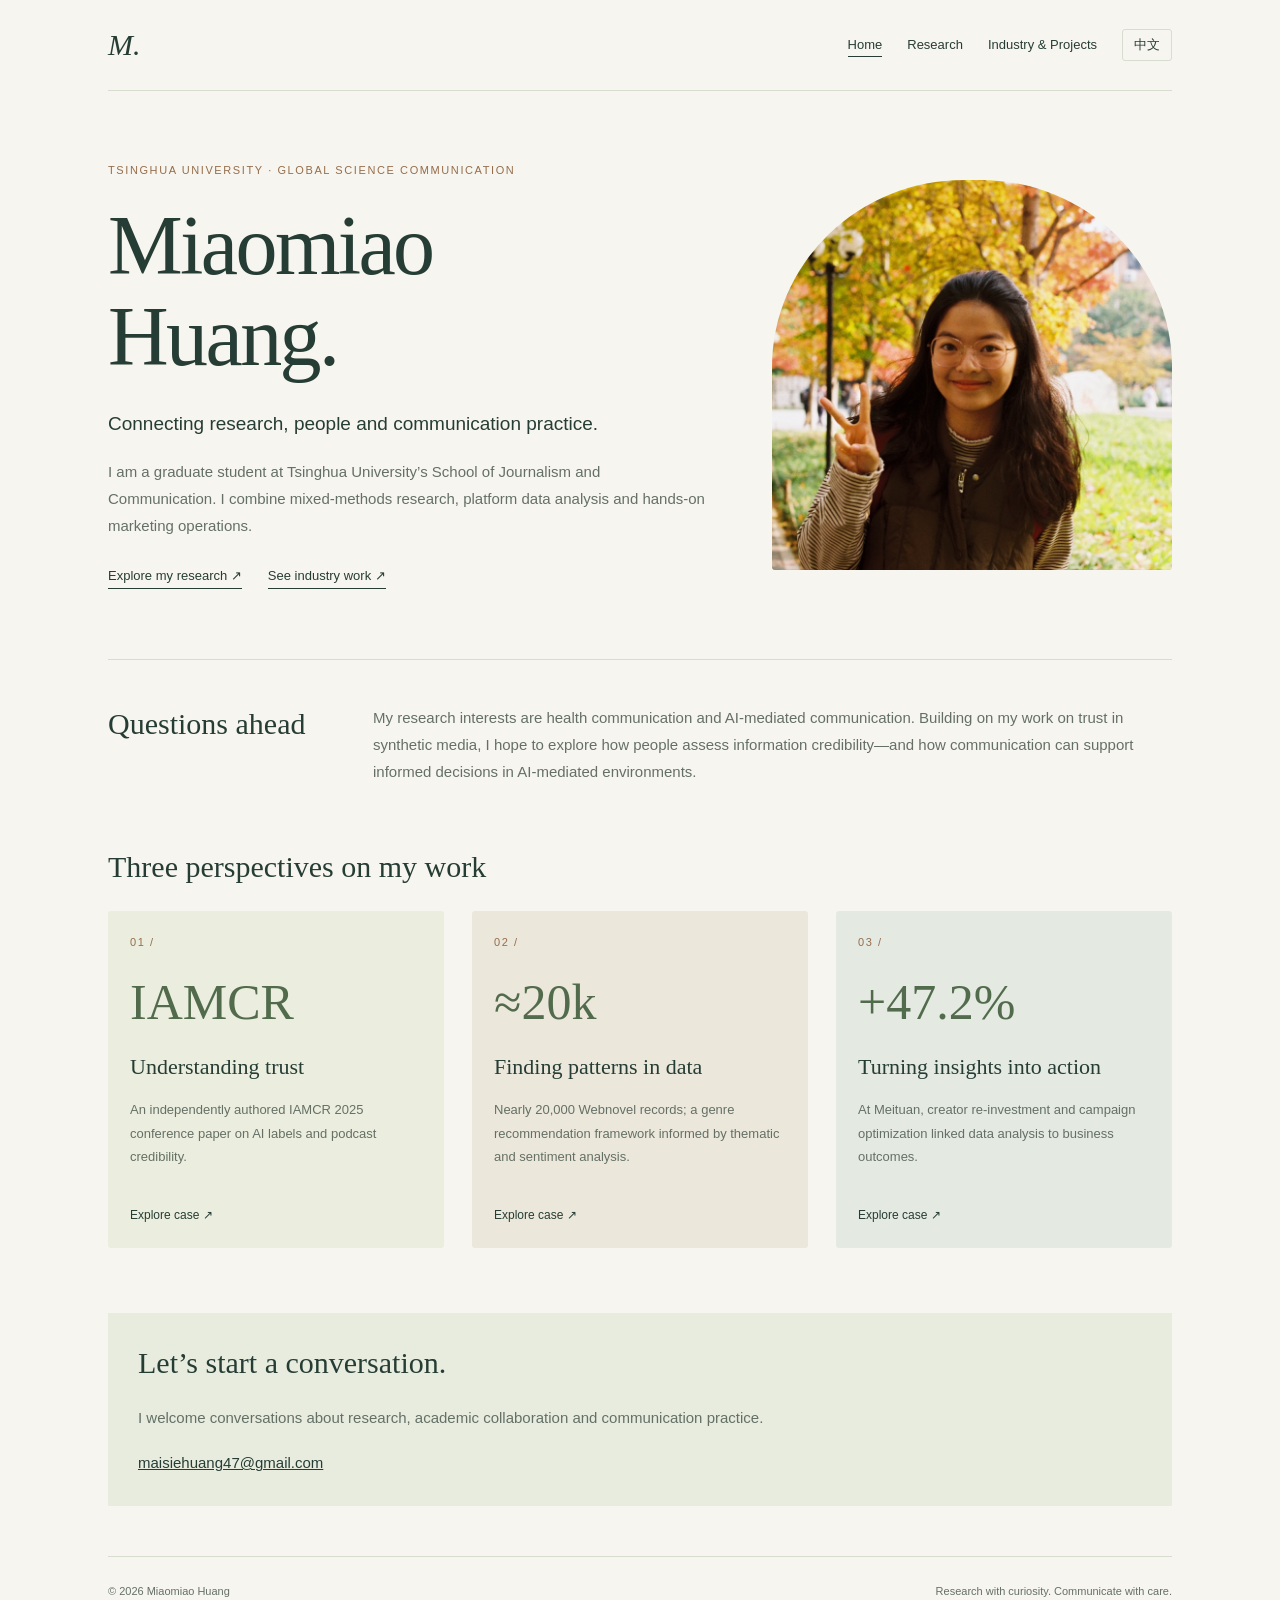
<file: index.html>
<!doctype html><html lang="en"><head><meta charset="utf-8"><meta name="viewport" content="width=device-width,initial-scale=1"><title>Home | Miaomiao Huang</title><link rel="stylesheet" href="style.css"><script src="language.js" defer></script></head><body data-en-title="Home | Miaomiao Huang" data-zh-title="首页 | 黄妙妙"><div class="wrap"><header><a class="brand" href="index.html" aria-label="Miaomiao Huang home">M.</a><nav aria-label="Main navigation"><a href="index.html" aria-current="page"><span class="" data-en="Home" data-zh="首页">Home</span></a><a href="research.html" ><span class="" data-en="Research" data-zh="学术研究">Research</span></a><a href="industry.html" ><span class="" data-en="Industry &amp; Projects" data-zh="行业与项目">Industry &amp; Projects</span></a><button id="language" type="button">中文</button></nav></header><main><section class="hero"><div><div class="eyebrow" data-en="Tsinghua University · Global Science Communication" data-zh="清华大学 · 全球科技传播">Tsinghua University · Global Science Communication</div><h1><span data-en="Miaomiao" data-zh="黄妙妙">Miaomiao</span><br><span data-en="Huang." data-zh="">Huang.</span></h1><p class="lead" data-en="Connecting research, people and communication practice." data-zh="以研究求真，以传播致远。">Connecting research, people and communication practice.</p><p class="" data-en="I am a graduate student at Tsinghua University’s School of Journalism and Communication. I combine mixed-methods research, platform data analysis and hands-on marketing operations." data-zh="我是清华大学新闻与传播学院全球科技传播专业研究生，将混合方法研究、平台数据分析与营销运营实践相结合。">I am a graduate student at Tsinghua University’s School of Journalism and Communication. I combine mixed-methods research, platform data analysis and hands-on marketing operations.</p><div class="links"><a href="research.html"><span class="" data-en="Explore my research ↗" data-zh="了解我的研究 ↗">Explore my research ↗</span></a><a href="industry.html"><span class="" data-en="See industry work ↗" data-zh="查看行业实践 ↗">See industry work ↗</span></a></div></div><img class="portrait" src="portrait.jpg" alt="Miaomiao Huang" width="2870" height="1925"></section><section class="section"><div><h2 class="" data-en="Questions ahead" data-zh="所思与所问">Questions ahead</h2></div><div><p class="" data-en="My research interests are health communication and AI-mediated communication. Building on my work on trust in synthetic media, I hope to explore how people assess information credibility—and how communication can support informed decisions in AI-mediated environments." data-zh="我的研究兴趣是健康传播与智能传播。基于合成媒体信任研究，我希望进一步探索人们如何判断信息可信度，以及传播如何帮助人们在人工智能介入的信息环境中作出知情决策。">My research interests are health communication and AI-mediated communication. Building on my work on trust in synthetic media, I hope to explore how people assess information credibility—and how communication can support informed decisions in AI-mediated environments.</p></div></section><h2 class="" data-en="Three perspectives on my work" data-zh="三种实践，一份求索">Three perspectives on my work</h2><div class="cards visual-cards"><a class="case" href="research.html#podcast"><span class="number">01 /</span><div class="case-stat">IAMCR</div><h3 class="" data-en="Understanding trust" data-zh="听见声音，辨识信任">Understanding trust</h3><p class="" data-en="An independently authored IAMCR 2025 conference paper on AI labels and podcast credibility." data-zh="独立作者 IAMCR 2025 会议论文，研究 AI 标签与播客可信度。">An independently authored IAMCR 2025 conference paper on AI labels and podcast credibility.</p><span class="case-link" data-en="Explore case ↗" data-zh="查看案例 ↗">Explore case ↗</span></a><a class="case" href="research.html#webnovel"><span class="number">02 /</span><div class="case-stat">≈20k</div><h3 class="" data-en="Finding patterns in data" data-zh="循数据之迹，见文化之流">Finding patterns in data</h3><p class="" data-en="Nearly 20,000 Webnovel records; a genre recommendation framework informed by thematic and sentiment analysis." data-zh="分析近两万条 Webnovel 数据，以主题与情感分析构建类型推荐框架。">Nearly 20,000 Webnovel records; a genre recommendation framework informed by thematic and sentiment analysis.</p><span class="case-link" data-en="Explore case ↗" data-zh="查看案例 ↗">Explore case ↗</span></a><a class="case" href="industry.html#meituan"><span class="number">03 /</span><div class="case-stat">+47.2%</div><h3 class="" data-en="Turning insights into action" data-zh="让洞察有回响">Turning insights into action</h3><p class="" data-en="At Meituan, creator re-investment and campaign optimization linked data analysis to business outcomes." data-zh="在美团通过达人复投与投放优化，将数据分析转化为业务行动。">At Meituan, creator re-investment and campaign optimization linked data analysis to business outcomes.</p><span class="case-link" data-en="Explore case ↗" data-zh="查看案例 ↗">Explore case ↗</span></a></div><div class="contact"><h2 class="" data-en="Let’s start a conversation." data-zh="愿与同道，共启新知。">Let’s start a conversation.</h2><p class="" data-en="I welcome conversations about research, academic collaboration and communication practice." data-zh="欢迎交流研究、科研合作与传播实践。">I welcome conversations about research, academic collaboration and communication practice.</p><a href="mailto:maisiehuang47@gmail.com">maisiehuang47@gmail.com</a></div></main><footer><span>© 2026 Miaomiao Huang</span><span class="" data-en="Research with curiosity. Communicate with care." data-zh="怀好奇以求真，持诚意以致远。">Research with curiosity. Communicate with care.</span></footer></div></body></html>
</file>
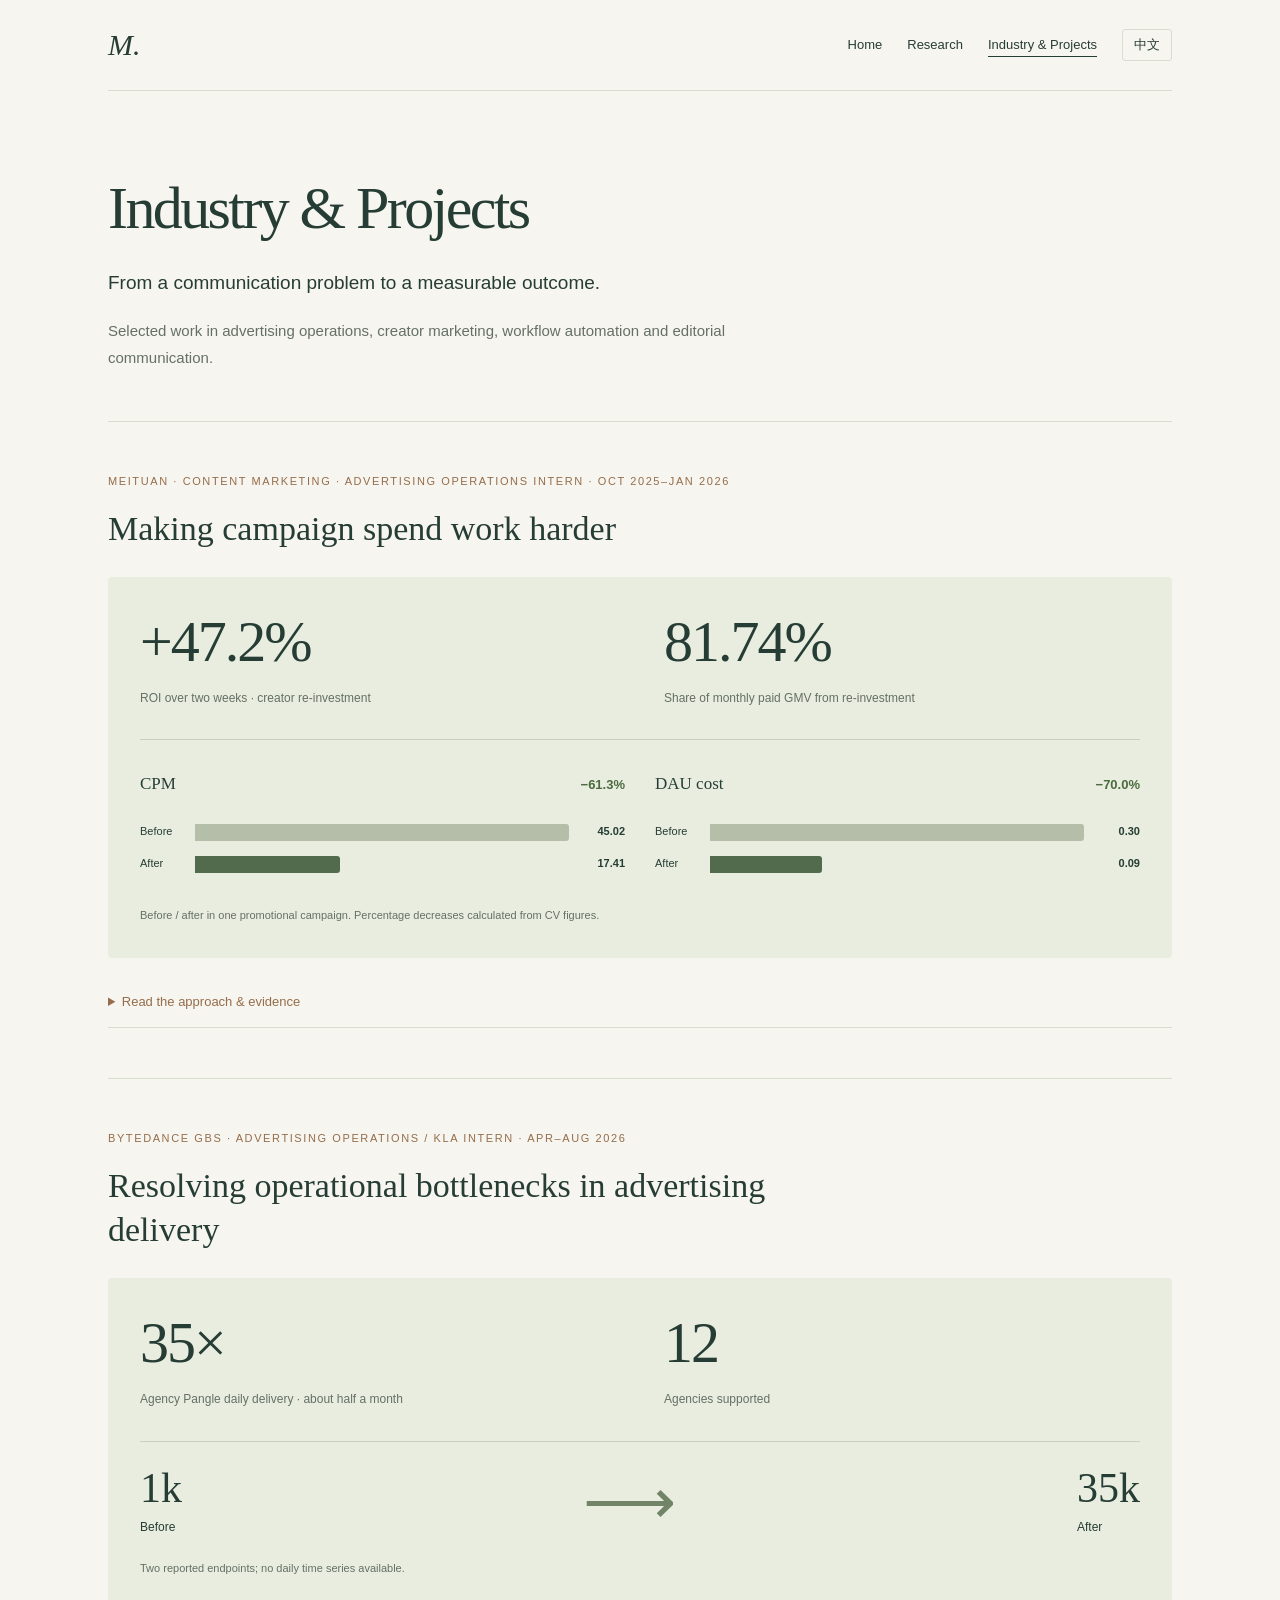
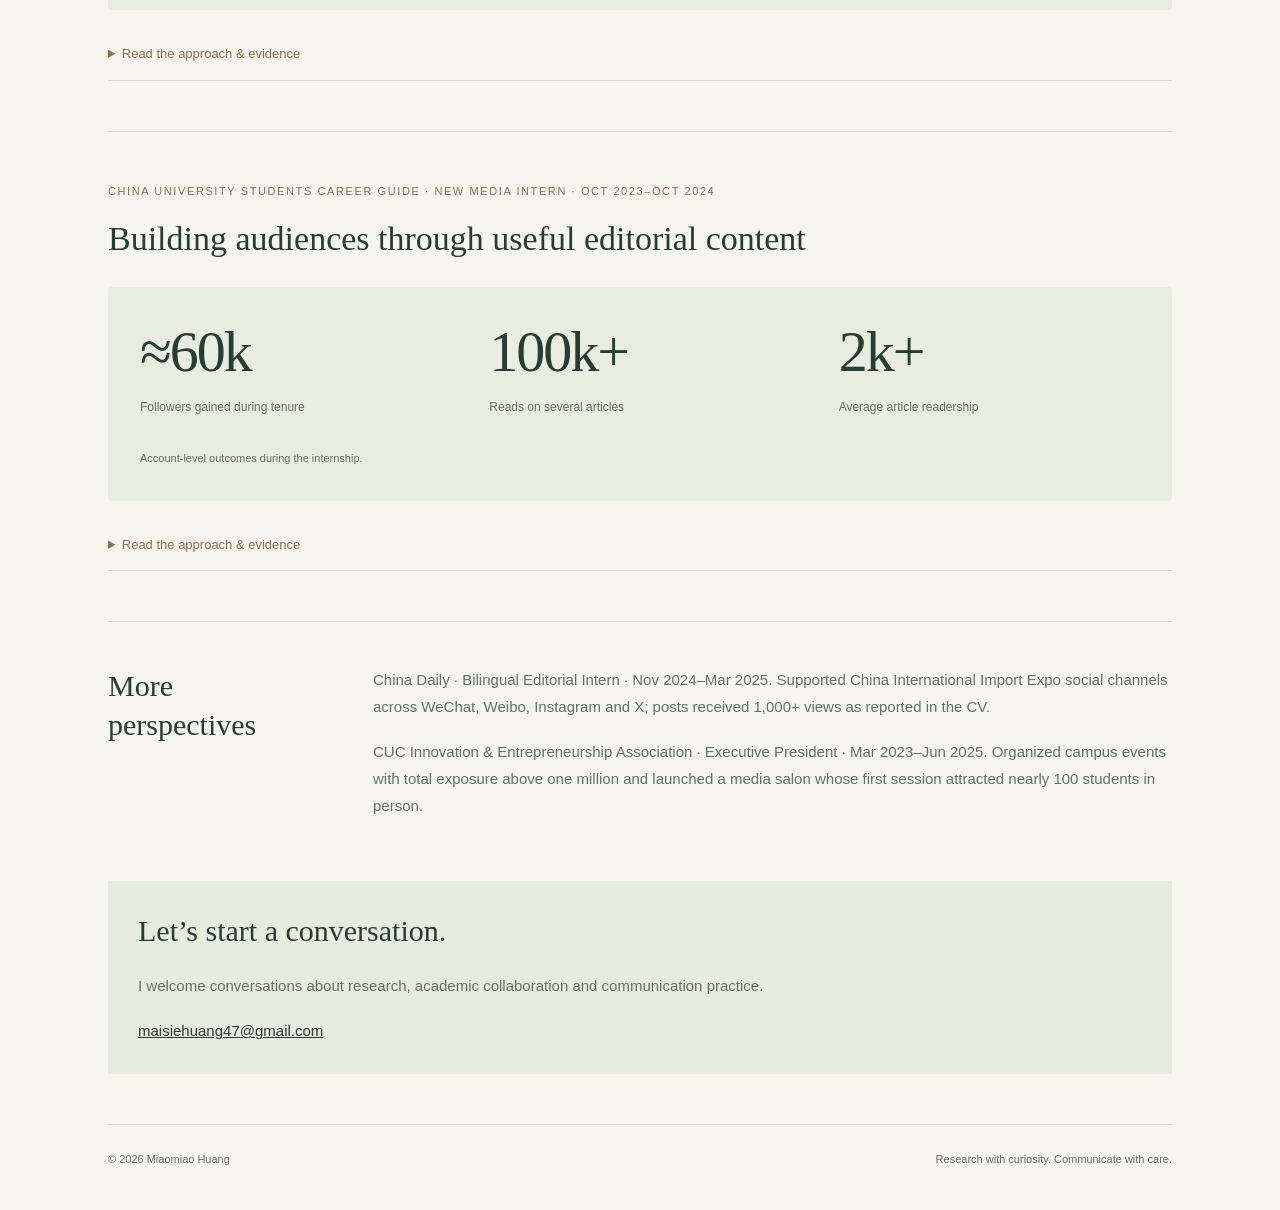
<file: industry.html>
<!doctype html><html lang="en"><head><meta charset="utf-8"><meta name="viewport" content="width=device-width,initial-scale=1"><title>Industry & Projects | Miaomiao Huang</title><link rel="stylesheet" href="style.css"><script src="language.js" defer></script></head><body data-en-title="Industry & Projects | Miaomiao Huang" data-zh-title="行业与项目 | 黄妙妙"><div class="wrap"><header><a class="brand" href="index.html" aria-label="Miaomiao Huang home">M.</a><nav aria-label="Main navigation"><a href="index.html" ><span class="" data-en="Home" data-zh="首页">Home</span></a><a href="research.html" ><span class="" data-en="Research" data-zh="学术研究">Research</span></a><a href="industry.html" aria-current="page"><span class="" data-en="Industry &amp; Projects" data-zh="行业与项目">Industry &amp; Projects</span></a><button id="language" type="button">中文</button></nav></header><main><div class="intro"><h1 class="" data-en="Industry &amp; Projects" data-zh="行业与项目">Industry &amp; Projects</h1><p class="lead" data-en="From a communication problem to a measurable outcome." data-zh="从问题出发，让成效作答。">From a communication problem to a measurable outcome.</p><p class="" data-en="Selected work in advertising operations, creator marketing, workflow automation and editorial communication." data-zh="精选广告运营、达人营销、流程自动化与内容传播实践。">Selected work in advertising operations, creator marketing, workflow automation and editorial communication.</p></div><article class="project" id="meituan"><div class="eyebrow" data-en="Meituan · Content Marketing · Advertising Operations Intern · Oct 2025–Jan 2026" data-zh="美团 · 内容营销中心 · 投放运营实习生 · 2025.10–2026.01">Meituan · Content Marketing · Advertising Operations Intern · Oct 2025–Jan 2026</div><h2 class="" data-en="Making campaign spend work harder" data-zh="精投有方，成效可见">Making campaign spend work harder</h2><div class="visual-panel"><div class="statline"><div class="stat"><strong>+47.2%</strong><span class="" data-en="ROI over two weeks · creator re-investment" data-zh="达人复投 · 两周 ROI 增幅">ROI over two weeks · creator re-investment</span></div><div class="stat"><strong>81.74%</strong><span class="" data-en="Share of monthly paid GMV from re-investment" data-zh="复投贡献当月实付 GMV 占比">Share of monthly paid GMV from re-investment</span></div></div><div class="chart-grid"><div class="comparison"><div class="chart-top"><h3>CPM</h3><strong>−61.3%</strong></div><div class="bar-row"><span class="" data-en="Before" data-zh="优化前">Before</span><div class="track"><div class="bar before" style="width:100%"></div></div><b>45.02</b></div><div class="bar-row"><span class="" data-en="After" data-zh="优化后">After</span><div class="track"><div class="bar" style="width:38.6717014660151%"></div></div><b>17.41</b></div></div><div class="comparison"><div class="chart-top"><h3>DAU cost</h3><strong>−70.0%</strong></div><div class="bar-row"><span class="" data-en="Before" data-zh="优化前">Before</span><div class="track"><div class="bar before" style="width:100%"></div></div><b>0.30</b></div><div class="bar-row"><span class="" data-en="After" data-zh="优化后">After</span><div class="track"><div class="bar" style="width:30.0%"></div></div><b>0.09</b></div></div></div><p class="chart-caption" data-en="Before / after in one promotional campaign. Percentage decreases calculated from CV figures." data-zh="同一神券节活动的优化前后对比；降幅根据简历数据计算。">Before / after in one promotional campaign. Percentage decreases calculated from CV figures.</p></div><details class="case-details"><summary><span class="" data-en="Read the approach &amp; evidence" data-zh="展开方法与依据">Read the approach &amp; evidence</span></summary><div class="case-row"><h3 class="" data-en="Problem" data-zh="问题">Problem</h3><p class="" data-en="Improve campaign efficiency and identify creators worth re-investing in across multiple product categories." data-zh="在多品类营销中优化投放效率，并筛选值得复投的达人。">Improve campaign efficiency and identify creators worth re-investing in across multiple product categories.</p></div><div class="case-row"><h3 class="" data-en="Strategy" data-zh="策略">Strategy</h3><p class="" data-en="Combine daily performance monitoring with a reusable pool of high-performing creators." data-zh="结合每日投放指标监控与优质达人复投库，实现持续优化。">Combine daily performance monitoring with a reusable pool of high-performing creators.</p></div><div class="case-row"><h3 class="" data-en="Action" data-zh="行动">Action</h3><p class="" data-en="Managed major campaigns with individual budgets of 300,000–3,000,000 (currency not specified in the CV). Tracked CPM, CTR, CPE and ROI; coordinated creator placements on Xiaohongshu, Douyin and Bilibili. Built a creator re-investment library adopted by the business." data-zh="独立操盘单项目预算 30 万–300 万的大型营销项目（简历未注明币种）；跟踪 CPM、CTR、CPE、ROI，运营小红书、抖音、B 站达人投放，搭建并被业务沿用的达人复投库。">Managed major campaigns with individual budgets of 300,000–3,000,000 (currency not specified in the CV). Tracked CPM, CTR, CPE and ROI; coordinated creator placements on Xiaohongshu, Douyin and Bilibili. Built a creator re-investment library adopted by the business.</p></div><div class="case-row"><h3 class="" data-en="Results" data-zh="结果">Results</h3><p class="" data-en="In one promotional campaign, CPM fell from 45.02 to 17.41 and DAU cost from 0.30 to 0.09. For creator re-investment, ROI increased 47.2% over two weeks; re-investment contributed 81.74% of paid GMV that month." data-zh="某神券节活动 CPM 从 45.02 降至 17.41，DAU 成本从 0.30 降至 0.09；达人复投两周内 ROI 提升 47.2%，复投贡献当月实付 GMV 的 81.74%。">In one promotional campaign, CPM fell from 45.02 to 17.41 and DAU cost from 0.30 to 0.09. For creator re-investment, ROI increased 47.2% over two weeks; re-investment contributed 81.74% of paid GMV that month.</p></div><div class="case-row"><h3 class="" data-en="Reusable systems" data-zh="可复用机制">Reusable systems</h3><p class="" data-en="Wrote an operations SOP adopted by the team and built Coze workflows for content discovery and competitor monitoring." data-zh="编写并推广岗位运营 SOP，使用 Coze 搭建爆款内容获取与竞品监控工作流。">Wrote an operations SOP adopted by the team and built Coze workflows for content discovery and competitor monitoring.</p></div></details></article><article class="project" id="bytedance"><div class="eyebrow" data-en="ByteDance GBS · Advertising Operations / KLA Intern · Apr–Aug 2026" data-zh="字节跳动 GBS · 广告投放运营 / KLA 实习生 · 2026.04–2026.08">ByteDance GBS · Advertising Operations / KLA Intern · Apr–Aug 2026</div><h2 class="" data-en="Resolving operational bottlenecks in advertising delivery" data-zh="疏通链路，助力增长">Resolving operational bottlenecks in advertising delivery</h2><div class="visual-panel"><div class="statline"><div class="stat"><strong>35×</strong><span class="" data-en="Agency Pangle daily delivery · about half a month" data-zh="约半个月 · 代理商 Pangle 日投放跑量">Agency Pangle daily delivery · about half a month</span></div><div class="stat"><strong>12</strong><span class="" data-en="Agencies supported" data-zh="家代理商独立对接">Agencies supported</span></div></div><div class="endpoint"><div><b>1k</b><span class="" data-en="Before" data-zh="优化前">Before</span></div><div class="growth-arrow" aria-hidden="true">⟶</div><div><b>35k</b><span class="" data-en="After" data-zh="优化后">After</span></div></div><p class="chart-caption" data-en="Two reported endpoints; no daily time series available." data-zh="呈现简历记录的前后数值，不代表逐日变化曲线。">Two reported endpoints; no daily time series available.</p></div><details class="case-details"><summary><span class="" data-en="Read the approach &amp; evidence" data-zh="展开方法与依据">Read the approach &amp; evidence</span></summary><div class="case-row"><h3 class="" data-en="Problem" data-zh="问题">Problem</h3><p class="" data-en="Agency delivery was constrained by widespread ad rejections during stricter compliance review." data-zh="平台合规严查期间，大量广告被拒，代理商投放受到阻碍。">Agency delivery was constrained by widespread ad rejections during stricter compliance review.</p></div><div class="case-row"><h3 class="" data-en="Strategy &amp; action" data-zh="策略与行动">Strategy &amp; action</h3><p class="" data-en="Independently supported 12 agencies, including Bluemedia and Nativex. Submitted and followed up on tickets and coordinated review processes to resolve delivery issues." data-zh="独立对接 12 家代理商，包括 Bluemedia、Nativex；高效提交并跟进工单，协调审核链路以解决投放问题。">Independently supported 12 agencies, including Bluemedia and Nativex. Submitted and followed up on tickets and coordinated review processes to resolve delivery issues.</p></div><div class="case-row"><h3 class="" data-en="Result" data-zh="结果">Result</h3><p class="" data-en="Helped one agency increase Pangle daily delivery (DRR) from 1k to 35k in roughly half a month—approximately 35×. This is a supported agency outcome, not an individual-only attribution." data-zh="助力某代理商 Pangle 日投放跑量（DRR）在约半个月内从 1k 增至 35k，约 35 倍；该数据为所支持代理商的业务结果。">Helped one agency increase Pangle daily delivery (DRR) from 1k to 35k in roughly half a month—approximately 35×. This is a supported agency outcome, not an individual-only attribution.</p></div><div class="case-row"><h3 class="" data-en="Process improvement" data-zh="流程改进">Process improvement</h3><p class="" data-en="Introduced AI tools to automate ticket submission and checking. Planned a bot-based extension; no quantified efficiency gain or completed end-to-end bot deployment is claimed." data-zh="引入 AI 工具自动化工单提交与核对，并进一步规划机器人方案；尚无量化提效数据，不将规划中的机器人写为已完成部署。">Introduced AI tools to automate ticket submission and checking. Planned a bot-based extension; no quantified efficiency gain or completed end-to-end bot deployment is claimed.</p></div></details></article><article class="project" id="editorial"><div class="eyebrow" data-en="China University Students Career Guide · New Media Intern · Oct 2023–Oct 2024" data-zh="《中国大学生就业》编辑部 · 新媒体运营实习生 · 2023.10–2024.10">China University Students Career Guide · New Media Intern · Oct 2023–Oct 2024</div><h2 class="" data-en="Building audiences through useful editorial content" data-zh="以内容为桥，与读者相逢">Building audiences through useful editorial content</h2><div class="visual-panel"><div class="statline"><div class="stat"><strong>≈60k</strong><span class="" data-en="Followers gained during tenure" data-zh="任职期间账号新增关注">Followers gained during tenure</span></div><div class="stat"><strong>100k+</strong><span class="" data-en="Reads on several articles" data-zh="多篇推文阅读量">Reads on several articles</span></div><div class="stat"><strong>2k+</strong><span class="" data-en="Average article readership" data-zh="推文平均阅读量">Average article readership</span></div></div><p class="chart-caption" data-en="Account-level outcomes during the internship." data-zh="以上为任职期间账号整体表现。">Account-level outcomes during the internship.</p></div><details class="case-details"><summary><span class="" data-en="Read the approach &amp; evidence" data-zh="展开方法与依据">Read the approach &amp; evidence</span></summary><div class="case-row"><h3 class="" data-en="Focus &amp; action" data-zh="目标与行动">Focus &amp; action</h3><p class="" data-en="Supported the WeChat account through information gathering, verification and planning themed content collections across multiple sections." data-zh="负责微信公众号信息搜集与审核，策划多个板块的内容合集。">Supported the WeChat account through information gathering, verification and planning themed content collections across multiple sections.</p></div><div class="case-row"><h3 class="" data-en="Account outcomes" data-zh="账号结果">Account outcomes</h3><p class="" data-en="During my tenure, the account gained nearly 60,000 followers. Several articles exceeded 100,000 reads, with average article readership above 2,000. These are account-level results during the period." data-zh="任职期间账号涨粉近 6 万，多篇文章阅读量超过 10 万，平均阅读量 2000+；以上为运营期间的账号整体表现。">During my tenure, the account gained nearly 60,000 followers. Several articles exceeded 100,000 reads, with average article readership above 2,000. These are account-level results during the period.</p></div></details></article><section class="section"><div><h2 class="" data-en="More perspectives" data-zh="行而有迹">More perspectives</h2></div><div><p class="" data-en="China Daily · Bilingual Editorial Intern · Nov 2024–Mar 2025. Supported China International Import Expo social channels across WeChat, Weibo, Instagram and X; posts received 1,000+ views as reported in the CV." data-zh="中国日报 · 双语编辑实习生 · 2024.11–2025.03。运营进博会微信、微博、Instagram、X 等海内外社交媒体，简历记录推文浏览量均 1000+。">China Daily · Bilingual Editorial Intern · Nov 2024–Mar 2025. Supported China International Import Expo social channels across WeChat, Weibo, Instagram and X; posts received 1,000+ views as reported in the CV.</p><p class="" data-en="CUC Innovation &amp; Entrepreneurship Association · Executive President · Mar 2023–Jun 2025. Organized campus events with total exposure above one million and launched a media salon whose first session attracted nearly 100 students in person." data-zh="中国传媒大学创新创业协会 · 执行主席 · 2023.03–2025.06。策划校园活动，整体曝光量超百万；发起自媒体沙龙，首期吸引近百名学生线下参与。">CUC Innovation &amp; Entrepreneurship Association · Executive President · Mar 2023–Jun 2025. Organized campus events with total exposure above one million and launched a media salon whose first session attracted nearly 100 students in person.</p></div></section><div class="contact"><h2 class="" data-en="Let’s start a conversation." data-zh="愿与同道，共启新知。">Let’s start a conversation.</h2><p class="" data-en="I welcome conversations about research, academic collaboration and communication practice." data-zh="欢迎交流研究、科研合作与传播实践。">I welcome conversations about research, academic collaboration and communication practice.</p><a href="mailto:maisiehuang47@gmail.com">maisiehuang47@gmail.com</a></div></main><footer><span>© 2026 Miaomiao Huang</span><span class="" data-en="Research with curiosity. Communicate with care." data-zh="怀好奇以求真，持诚意以致远。">Research with curiosity. Communicate with care.</span></footer></div></body></html>
</file>
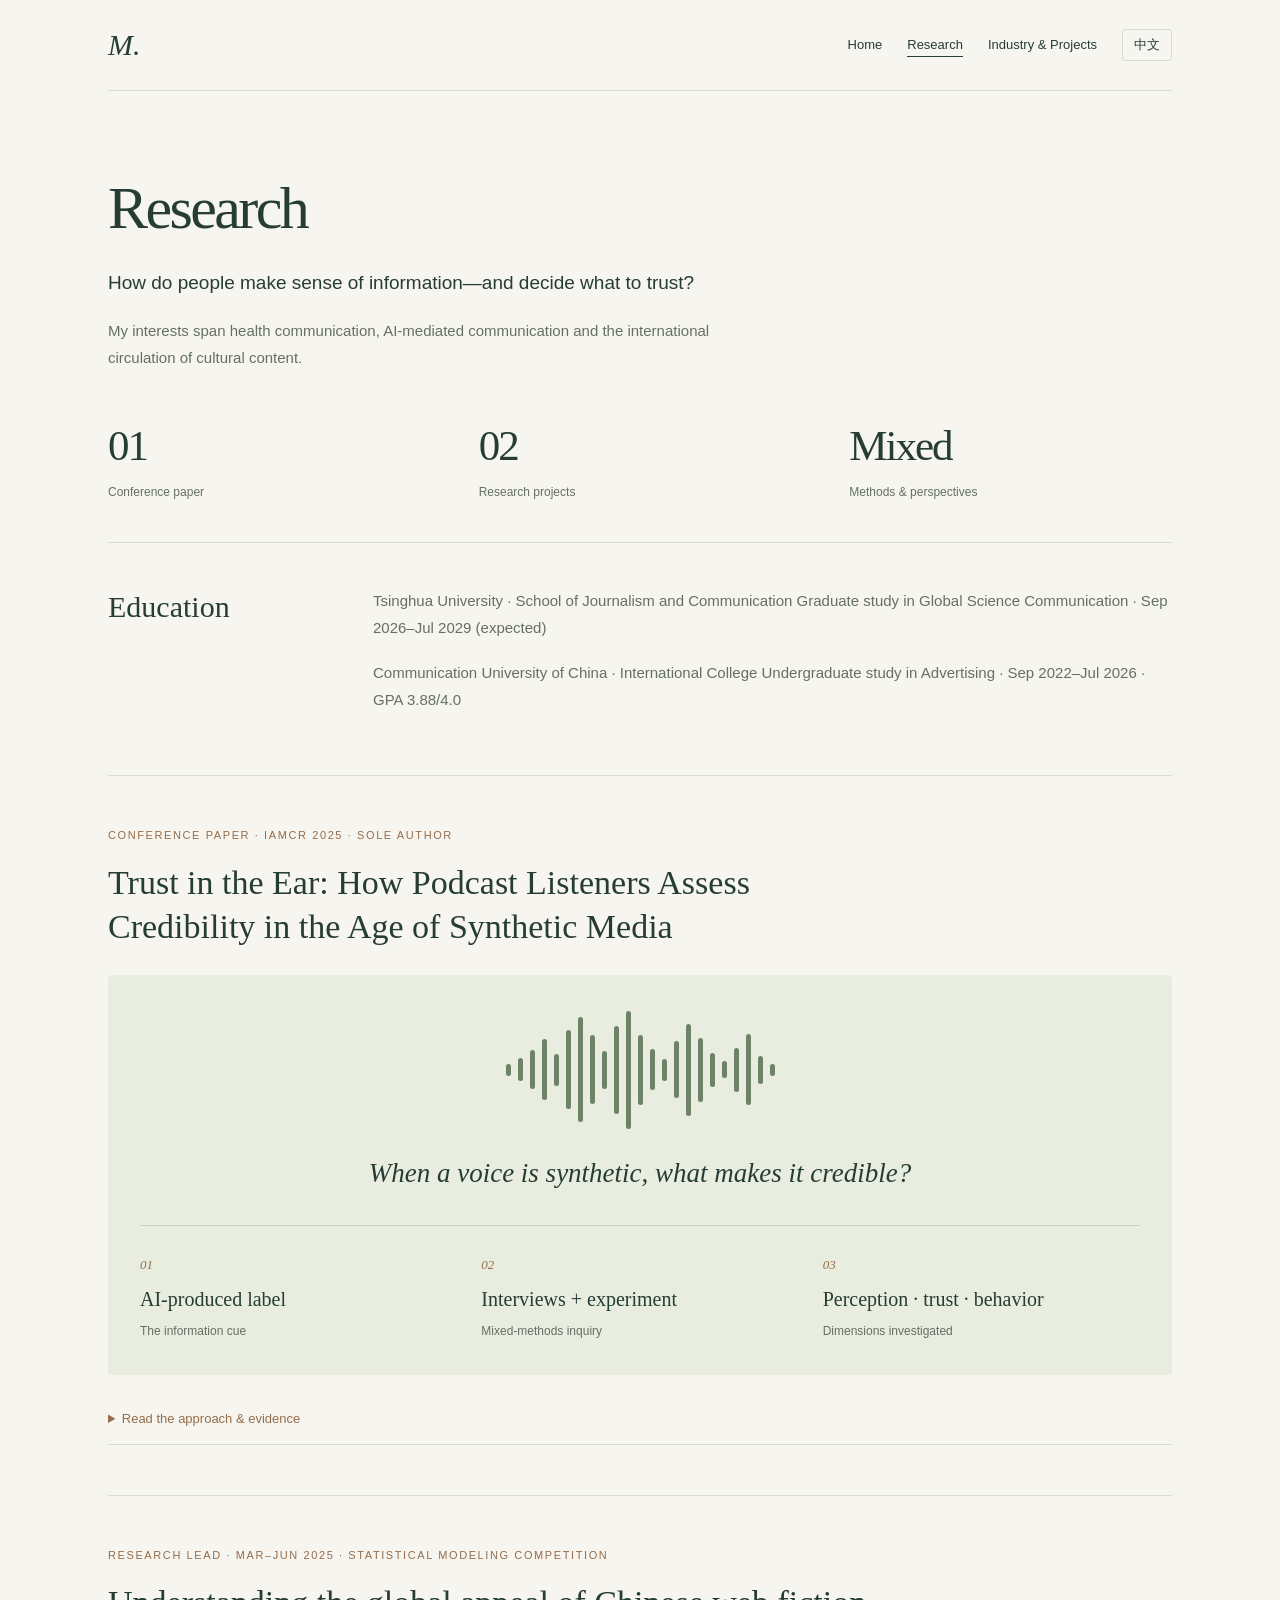
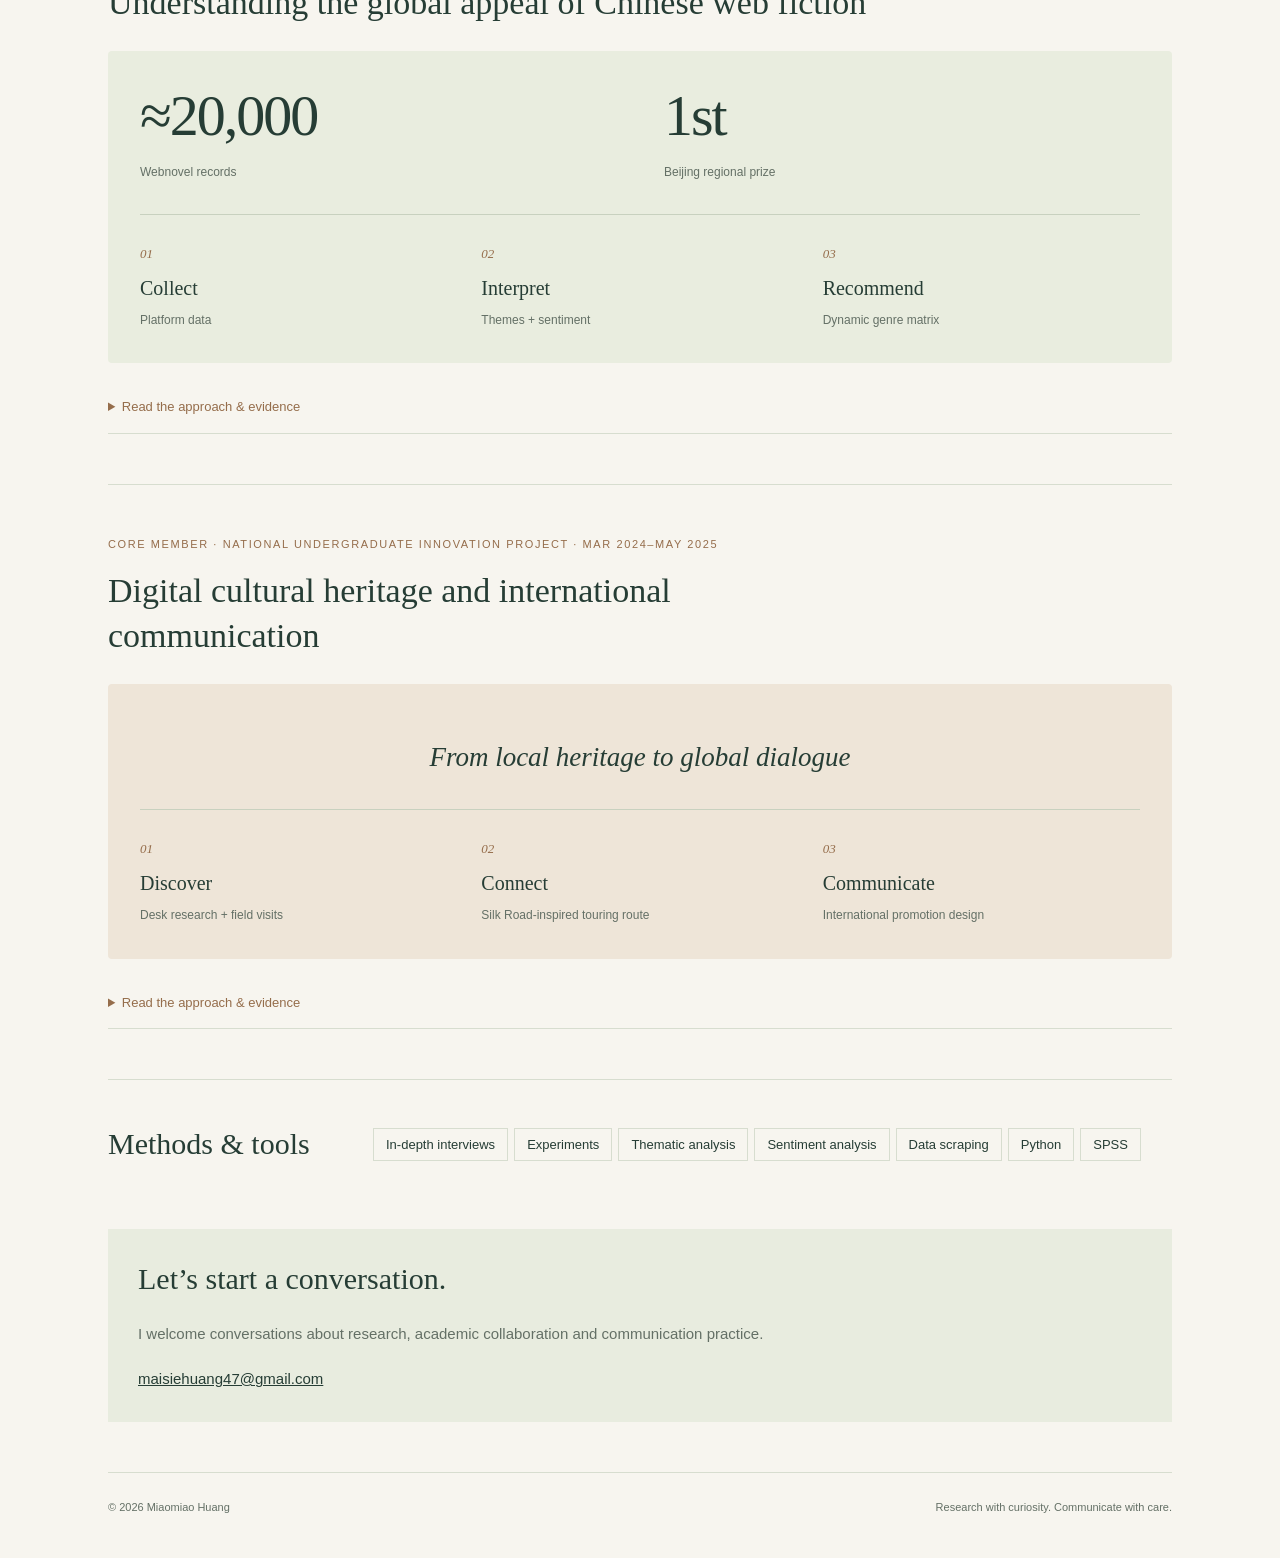
<file: research.html>
<!doctype html><html lang="en"><head><meta charset="utf-8"><meta name="viewport" content="width=device-width,initial-scale=1"><title>Research | Miaomiao Huang</title><link rel="stylesheet" href="style.css"><script src="language.js" defer></script></head><body data-en-title="Research | Miaomiao Huang" data-zh-title="学术研究 | 黄妙妙"><div class="wrap"><header><a class="brand" href="index.html" aria-label="Miaomiao Huang home">M.</a><nav aria-label="Main navigation"><a href="index.html" ><span class="" data-en="Home" data-zh="首页">Home</span></a><a href="research.html" aria-current="page"><span class="" data-en="Research" data-zh="学术研究">Research</span></a><a href="industry.html" ><span class="" data-en="Industry &amp; Projects" data-zh="行业与项目">Industry &amp; Projects</span></a><button id="language" type="button">中文</button></nav></header><main><div class="intro"><h1 class="" data-en="Research" data-zh="学术研究">Research</h1><p class="lead" data-en="How do people make sense of information—and decide what to trust?" data-zh="信息纷繁，人何以理解，又何以相信？">How do people make sense of information—and decide what to trust?</p><p class="" data-en="My interests span health communication, AI-mediated communication and the international circulation of cultural content." data-zh="我的兴趣涵盖健康传播、智能传播与文化内容的国际传播。">My interests span health communication, AI-mediated communication and the international circulation of cultural content.</p></div><div class="research-index"><div class="stat"><strong>01</strong><span class="" data-en="Conference paper" data-zh="会议论文">Conference paper</span></div><div class="stat"><strong>02</strong><span class="" data-en="Research projects" data-zh="研究项目">Research projects</span></div><div class="stat"><strong>Mixed</strong><span class="" data-en="Methods &amp; perspectives" data-zh="方法交融，视角互鉴">Methods &amp; perspectives</span></div></div><section class="section"><div><h2 class="" data-en="Education" data-zh="教育背景">Education</h2></div><div><p class="" data-en="Tsinghua University · School of Journalism and Communication
Graduate study in Global Science Communication · Sep 2026–Jul 2029 (expected)" data-zh="清华大学 · 新闻与传播学院｜全球科技传播研究生 · 2026.09–2029.07（预计）">Tsinghua University · School of Journalism and Communication
Graduate study in Global Science Communication · Sep 2026–Jul 2029 (expected)</p><p class="" data-en="Communication University of China · International College
Undergraduate study in Advertising · Sep 2022–Jul 2026 · GPA 3.88/4.0" data-zh="中国传媒大学 · 国际传媒教育学院｜广告学本科 · 2022.09–2026.07 · GPA 3.88/4.0">Communication University of China · International College
Undergraduate study in Advertising · Sep 2022–Jul 2026 · GPA 3.88/4.0</p></div></section><article class="project" id="podcast"><div class="eyebrow" data-en="Conference paper · IAMCR 2025 · Sole author" data-zh="会议论文 · IAMCR 2025 · 独立作者">Conference paper · IAMCR 2025 · Sole author</div><h2 class="" data-en="Trust in the Ear: How Podcast Listeners Assess Credibility in the Age of Synthetic Media" data-zh="耳畔的信任：合成媒体时代播客听众如何评估可信度">Trust in the Ear: How Podcast Listeners Assess Credibility in the Age of Synthetic Media</h2><div class="visual-panel sound-panel"><div class="sound-wave" aria-hidden="true"><i style="height:12px"></i><i style="height:23px"></i><i style="height:39px"></i><i style="height:61px"></i><i style="height:32px"></i><i style="height:79px"></i><i style="height:105px"></i><i style="height:69px"></i><i style="height:38px"></i><i style="height:88px"></i><i style="height:118px"></i><i style="height:70px"></i><i style="height:41px"></i><i style="height:22px"></i><i style="height:57px"></i><i style="height:92px"></i><i style="height:64px"></i><i style="height:34px"></i><i style="height:17px"></i><i style="height:44px"></i><i style="height:71px"></i><i style="height:28px"></i><i style="height:12px"></i></div><p class="visual-quote" data-en="When a voice is synthetic, what makes it credible?" data-zh="声音可以合成，信任从何而生？">When a voice is synthetic, what makes it credible?</p><div class="steps"><div><span class="step-number">01</span><h3 class="" data-en="AI-produced label" data-zh="AI 制作标签">AI-produced label</h3><p class="" data-en="The information cue" data-zh="信息线索">The information cue</p></div><div><span class="step-number">02</span><h3 class="" data-en="Interviews + experiment" data-zh="访谈 × 实验">Interviews + experiment</h3><p class="" data-en="Mixed-methods inquiry" data-zh="以混合方法展开研究">Mixed-methods inquiry</p></div><div><span class="step-number">03</span><h3 class="" data-en="Perception · trust · behavior" data-zh="认知 · 信任 · 行为">Perception · trust · behavior</h3><p class="" data-en="Dimensions investigated" data-zh="考察维度">Dimensions investigated</p></div></div></div><details class="case-details"><summary><span class="" data-en="Read the approach &amp; evidence" data-zh="展开方法与依据">Read the approach &amp; evidence</span></summary><div class="case-row"><h3 class="" data-en="Citation" data-zh="引文">Citation</h3><p class="" data-en="Huang, M. (2025). Trust in the Ear: How Podcast Listeners Assess Credibility in the Age of Synthetic Media. IAMCR 2025." data-zh="Huang, M. (2025). Trust in the Ear: How Podcast Listeners Assess Credibility in the Age of Synthetic Media. IAMCR 2025.">Huang, M. (2025). Trust in the Ear: How Podcast Listeners Assess Credibility in the Age of Synthetic Media. IAMCR 2025.</p></div><div class="case-row"><h3 class="" data-en="Research question" data-zh="研究问题">Research question</h3><p class="" data-en="How do “AI-produced” labels affect podcast listeners’ perceptions, trust and listening behavior?" data-zh="“AI 制作”标签如何影响播客听众的认知、信任与收听行为？">How do “AI-produced” labels affect podcast listeners’ perceptions, trust and listening behavior?</p></div><div class="case-row"><h3 class="" data-en="Methods &amp; role" data-zh="方法与职责">Methods &amp; role</h3><p class="" data-en="Independently conducted mixed-methods research combining in-depth interviews and an experiment." data-zh="独立开展混合方法研究，结合深度访谈与实验法。">Independently conducted mixed-methods research combining in-depth interviews and an experiment.</p></div></details></article><article class="project" id="webnovel"><div class="eyebrow" data-en="Research lead · Mar–Jun 2025 · Statistical Modeling Competition" data-zh="负责人 · 2025.03–2025.06 · 全国大学生统计建模大赛">Research lead · Mar–Jun 2025 · Statistical Modeling Competition</div><h2 class="" data-en="Understanding the global appeal of Chinese web fiction" data-zh="中国网络文学出海类型优化研究">Understanding the global appeal of Chinese web fiction</h2><div class="visual-panel"><div class="statline"><div class="stat"><strong>≈20,000</strong><span class="" data-en="Webnovel records" data-zh="条 Webnovel 平台数据">Webnovel records</span></div><div class="stat"><strong>1st</strong><span class="" data-en="Beijing regional prize" data-zh="北京赛区一等奖">Beijing regional prize</span></div></div><div class="steps"><div><span class="step-number">01</span><h3 class="" data-en="Collect" data-zh="采集">Collect</h3><p class="" data-en="Platform data" data-zh="平台数据">Platform data</p></div><div><span class="step-number">02</span><h3 class="" data-en="Interpret" data-zh="辨析">Interpret</h3><p class="" data-en="Themes + sentiment" data-zh="主题与情感">Themes + sentiment</p></div><div><span class="step-number">03</span><h3 class="" data-en="Recommend" data-zh="建构">Recommend</h3><p class="" data-en="Dynamic genre matrix" data-zh="动态类型推荐矩阵">Dynamic genre matrix</p></div></div></div><details class="case-details"><summary><span class="" data-en="Read the approach &amp; evidence" data-zh="展开方法与依据">Read the approach &amp; evidence</span></summary><div class="case-row"><h3 class="" data-en="Question" data-zh="问题">Question</h3><p class="" data-en="How can emotional resonance and cultural preferences inform genre recommendations for Chinese web fiction abroad?" data-zh="如何结合情感共鸣与文化偏好，优化中国网络文学的出海类型推荐？">How can emotional resonance and cultural preferences inform genre recommendations for Chinese web fiction abroad?</p></div><div class="case-row"><h3 class="" data-en="Data &amp; methods" data-zh="数据与方法">Data &amp; methods</h3><p class="" data-en="Analyzed nearly 20,000 Webnovel platform records using thematic analysis and sentiment analysis." data-zh="基于 Webnovel 平台近两万条数据，运用主题分析与情感分析。">Analyzed nearly 20,000 Webnovel platform records using thematic analysis and sentiment analysis.</p></div><div class="case-row"><h3 class="" data-en="Contribution" data-zh="个人贡献">Contribution</h3><p class="" data-en="Led topic development, data scraping and the analytical framework; developed a dynamic genre recommendation matrix for platforms." data-zh="负责选题策划、数据爬取与分析框架构建，提出面向平台的动态“推荐类型矩阵”。">Led topic development, data scraping and the analytical framework; developed a dynamic genre recommendation matrix for platforms.</p></div><div class="case-row"><h3 class="" data-en="Recognition" data-zh="成果">Recognition</h3><p class="" data-en="First Prize, Beijing regional competition, 11th National Undergraduate Statistical Modeling Competition." data-zh="第十一届全国大学生统计建模大赛北京赛区一等奖。">First Prize, Beijing regional competition, 11th National Undergraduate Statistical Modeling Competition.</p></div></details></article><article class="project" id="heritage"><div class="eyebrow" data-en="Core member · National undergraduate innovation project · Mar 2024–May 2025" data-zh="核心成员 · 国家级大学生创新创业项目 · 2024.03–2025.05">Core member · National undergraduate innovation project · Mar 2024–May 2025</div><h2 class="" data-en="Digital cultural heritage and international communication" data-zh="文化遗产数字化价值与国际传播路径">Digital cultural heritage and international communication</h2><div class="visual-panel heritage-panel"><p class="visual-quote" data-en="From local heritage to global dialogue" data-zh="让一地文脉，走向世界对话。">From local heritage to global dialogue</p><div class="steps"><div><span class="step-number">01</span><h3 class="" data-en="Discover" data-zh="访古">Discover</h3><p class="" data-en="Desk research + field visits" data-zh="资料收集与实地考察">Desk research + field visits</p></div><div><span class="step-number">02</span><h3 class="" data-en="Connect" data-zh="通今">Connect</h3><p class="" data-en="Silk Road-inspired touring route" data-zh="借丝路构想巡展路线">Silk Road-inspired touring route</p></div><div><span class="step-number">03</span><h3 class="" data-en="Communicate" data-zh="致远">Communicate</h3><p class="" data-en="International promotion design" data-zh="设计国际传播路径">International promotion design</p></div></div></div><details class="case-details"><summary><span class="" data-en="Read the approach &amp; evidence" data-zh="展开方法与依据">Read the approach &amp; evidence</span></summary><div class="case-row"><h3 class="" data-en="Focus" data-zh="研究对象">Focus</h3><p class="" data-en="A case study of the Jinzhiyuan Mural Art Museum in Shanxi, exploring digital cultural value and international communication pathways." data-zh="以山西晋之源壁画艺术博物馆为例，探索文化遗产的数字化价值及国际传播路径。">A case study of the Jinzhiyuan Mural Art Museum in Shanxi, exploring digital cultural value and international communication pathways.</p></div><div class="case-row"><h3 class="" data-en="Contribution" data-zh="个人贡献">Contribution</h3><p class="" data-en="Conducted desk research and field visits; designed a proposed global touring route inspired by the Silk Road and international promotional directions informed by accounts such as Chengdu Plus on YouTube." data-zh="开展资料收集与实地考察，参照丝绸之路设计全球巡展路线，并参考 YouTube Chengdu Plus 等账号制定全球宣推方向。">Conducted desk research and field visits; designed a proposed global touring route inspired by the Silk Road and international promotional directions informed by accounts such as Chengdu Plus on YouTube.</p></div></details></article><section class="section"><div><h2 class="" data-en="Methods &amp; tools" data-zh="方法与工具">Methods &amp; tools</h2></div><div><span class="pill" data-en="In-depth interviews" data-zh="深度访谈">In-depth interviews</span><span class="pill" data-en="Experiments" data-zh="实验法">Experiments</span><span class="pill" data-en="Thematic analysis" data-zh="主题分析">Thematic analysis</span><span class="pill" data-en="Sentiment analysis" data-zh="情感分析">Sentiment analysis</span><span class="pill" data-en="Data scraping" data-zh="数据爬取">Data scraping</span><span class="pill" data-en="Python" data-zh="Python">Python</span><span class="pill" data-en="SPSS" data-zh="SPSS">SPSS</span></div></section><div class="contact"><h2 class="" data-en="Let’s start a conversation." data-zh="愿与同道，共启新知。">Let’s start a conversation.</h2><p class="" data-en="I welcome conversations about research, academic collaboration and communication practice." data-zh="欢迎交流研究、科研合作与传播实践。">I welcome conversations about research, academic collaboration and communication practice.</p><a href="mailto:maisiehuang47@gmail.com">maisiehuang47@gmail.com</a></div></main><footer><span>© 2026 Miaomiao Huang</span><span class="" data-en="Research with curiosity. Communicate with care." data-zh="怀好奇以求真，持诚意以致远。">Research with curiosity. Communicate with care.</span></footer></div></body></html>
</file>
<file: style.css>
:root{--paper:#f7f5ef;--ink:#263d35;--muted:#647066;--line:#d7ddcf;--accent:#956d4b}*{box-sizing:border-box}html{scroll-behavior:smooth;scroll-padding-top:30px}body{margin:0;background:var(--paper);color:var(--ink);font:16px/1.8 -apple-system,BlinkMacSystemFont,"Segoe UI","PingFang SC",sans-serif}a{color:inherit;text-decoration:none}a:hover{color:var(--accent)}a:focus-visible,button:focus-visible{outline:2px solid var(--accent);outline-offset:5px}.wrap{max-width:1160px;margin:auto;padding:0 48px}.preview{background:#e7ecdf;text-align:center;padding:6px 15px;font-size:11px;letter-spacing:1px}header{display:flex;align-items:center;justify-content:space-between;gap:25px;padding:28px 0;border-bottom:1px solid var(--line)}.brand{font:italic 30px Georgia}nav{display:flex;align-items:center;gap:25px;font-size:13px}nav a[aria-current]{border-bottom:1px solid var(--ink)}button{border:1px solid var(--line);border-radius:3px;padding:6px 11px;background:transparent;color:var(--ink);cursor:pointer}.hero{display:grid;grid-template-columns:1.5fr 1fr;gap:65px;align-items:center;padding:70px 0}.eyebrow,.number{font-size:11px;letter-spacing:1.6px;text-transform:uppercase;color:var(--accent)}h1{font:normal clamp(52px,7vw,84px)/1.08 Georgia,"Songti SC",serif;letter-spacing:-2px;margin:20px 0 25px}h2{font:normal 30px/1.3 Georgia,"Songti SC",serif;margin:0 0 22px}h3{font:normal 23px/1.4 Georgia,"Songti SC",serif;margin:16px 0}p{margin:0 0 18px;color:var(--muted)}.lead{font-size:19px;line-height:1.75;color:var(--ink)}.portrait{width:100%;height:390px;object-fit:cover;object-position:49% 43%;border-radius:48% 48% 3px 3px}.links{display:flex;gap:26px;flex-wrap:wrap;font-size:13px;margin-top:25px}.links a{border-bottom:1px solid var(--ink)}.section{border-top:1px solid var(--line);display:grid;grid-template-columns:220px 1fr;gap:45px;padding:44px 0}.cards{display:grid;grid-template-columns:repeat(3,1fr);gap:28px;margin:25px 0 65px}.case{border-top:2px solid #b4bea9;padding:25px 0;display:flex;flex-direction:column}.case p{font-size:14px}.case-link{font-size:12px;margin-top:auto}.intro{max-width:780px;padding:65px 0 40px}.intro h1{font-size:60px}.project{padding:42px 0;border-top:1px solid var(--line);scroll-margin-top:30px}.project>h2{max-width:870px;margin-top:15px}.case-row{display:grid;grid-template-columns:220px 1fr;gap:45px}.case-row h3{font:13px/1.8 -apple-system,sans-serif;letter-spacing:1px;margin:0}.case-row p{max-width:750px}.note{font-size:12px;color:var(--muted);padding:16px 20px;background:#e9ecdf;border-left:2px solid #a6b297}.contact{background:#e8ecdf;padding:30px;margin-bottom:50px}.contact a{overflow-wrap:anywhere;text-decoration:underline}footer{display:flex;justify-content:space-between;gap:25px;padding:25px 0 40px;border-top:1px solid var(--line);font-size:11px;color:var(--muted)}.metric{font:normal 38px Georgia;color:var(--ink)}.metrics{display:flex;gap:55px;margin:25px 0}.metrics p{font-size:12px}.pill{display:inline-block;border:1px solid var(--line);padding:4px 12px;margin:4px 6px 4px 0;font-size:13px}@media(max-width:760px){.wrap{padding:0 23px}header{align-items:flex-start}nav{gap:12px;flex-wrap:wrap;justify-content:flex-end;max-width:270px;font-size:12px}.hero{grid-template-columns:1fr;gap:25px;padding:45px 0}.portrait{height:340px;max-width:350px;display:block;margin:auto}.section,.case-row{grid-template-columns:1fr;gap:12px}.cards{grid-template-columns:1fr;gap:0}.intro{padding:45px 0 30px}.intro h1{font-size:46px}.metrics{gap:25px;flex-wrap:wrap}.project{padding:30px 0}footer{flex-wrap:wrap}}@media(prefers-reduced-motion:reduce){html{scroll-behavior:auto}}

/* Visual editorial refresh */
body{font-size:15px}h1{letter-spacing:-2.6px}.intro{padding-bottom:32px}.intro>p{max-width:650px}.project{padding:50px 0}.project>h2{max-width:760px;font-size:34px}.visual-panel{background:#e9eddf;border-radius:4px;padding:32px;margin:26px 0 18px}.statline,.research-index{display:flex;gap:48px;flex-wrap:wrap}.statline{margin-bottom:30px}.stat{flex:1;min-width:150px}.stat strong{display:block;font:normal 58px/1.15 Georgia,serif;letter-spacing:-2px}.stat>span{display:block;max-width:270px;font-size:12px;margin-top:12px;color:var(--muted)}.research-index{padding:0 0 38px}.research-index .stat strong{font-size:43px}.steps{display:grid;grid-template-columns:repeat(3,1fr);gap:24px;border-top:1px solid #c8d1bf;padding-top:24px}.steps h3{font-size:20px;margin:8px 0}.steps p{font-size:12px;margin:0}.step-number{font:italic 13px Georgia;color:var(--accent)}.sound-wave{height:125px;display:flex;gap:7px;align-items:center;justify-content:center}.sound-wave i{display:block;width:5px;background:#6d8267;border-radius:5px}.visual-quote{font:italic 27px/1.6 Georgia,serif;text-align:center;color:var(--ink);margin:20px auto 30px;max-width:640px}.heritage-panel{background:#eee5d8}.case-details{border-bottom:1px solid var(--line)}summary{padding:14px 0;cursor:pointer;font-size:13px;color:var(--accent)}.case-details[open] summary{margin-bottom:20px}.chart-grid{display:grid;grid-template-columns:1fr 1fr;gap:30px;border-top:1px solid #c8d1bf;padding-top:18px}.chart-top{display:flex;align-items:center;justify-content:space-between}.chart-top h3{font:17px Georgia}.chart-top strong{font-size:13px;color:#4c6c40}.bar-row{display:grid;grid-template-columns:45px 1fr 46px;gap:10px;align-items:center;font-size:11px;margin:12px 0}.bar-row b{text-align:right;font-variant-numeric:tabular-nums}.track{height:17px}.bar{height:17px;background:#526b4c;border-radius:0 3px 3px 0;min-width:3px}.bar.before{background:#b5bea9}.chart-caption{font-size:11px;margin:20px 0 0;color:var(--muted)}.endpoint{display:flex;gap:25px;align-items:center;border-top:1px solid #c8d1bf;padding-top:22px}.endpoint b{font:42px Georgia;display:block}.endpoint span{font-size:12px}.growth-arrow{flex:1;font-size:65px;line-height:1;color:#718467;text-align:center}.case-stat{font:50px Georgia;color:#526b4c;margin:20px 0 5px}.visual-cards .case{padding:22px;background:#ebeede;border-top:0;border-radius:3px}.visual-cards .case:nth-child(2){background:#ece7db}.visual-cards .case:nth-child(3){background:#e4e9e2}.visual-cards h3{font-size:22px}.case:hover{transform:translateY(-3px);transition:transform .2s}.visual-cards p{font-size:13px}.visual-cards .case-link{padding-top:18px}html[lang="zh-CN"] body{font-family:"PingFang SC","Microsoft YaHei",sans-serif;line-height:1.95;letter-spacing:.025em}html[lang="zh-CN"] h1,html[lang="zh-CN"] h2,html[lang="zh-CN"] h3,html[lang="zh-CN"] .lead,html[lang="zh-CN"] .visual-quote{font-family:"Songti SC","STSong","Noto Serif CJK SC","SimSun",serif;font-weight:500;font-style:normal;letter-spacing:.07em}html[lang="zh-CN"] h1{line-height:1.3}html[lang="zh-CN"] h1 br{display:none}html[lang="zh-CN"] .lead{font-size:24px;line-height:1.8}html[lang="zh-CN"] .case-row p{line-height:2.1}html[lang="zh-CN"] .eyebrow{letter-spacing:.12em}@media(max-width:760px){.visual-panel{padding:23px 19px}.statline{gap:22px}.stat strong{font-size:44px}.stat{min-width:125px}.chart-grid{grid-template-columns:1fr;gap:5px}.steps{gap:15px}.steps h3{font-size:17px}.visual-quote{font-size:23px}.project>h2{font-size:28px}.research-index{gap:20px}.research-index .stat{min-width:100px}.research-index .stat strong{font-size:32px}.visual-cards{gap:16px}.case-stat{font-size:44px}}@media(prefers-reduced-motion:reduce){.case:hover{transform:none;transition:none}}
</file>
